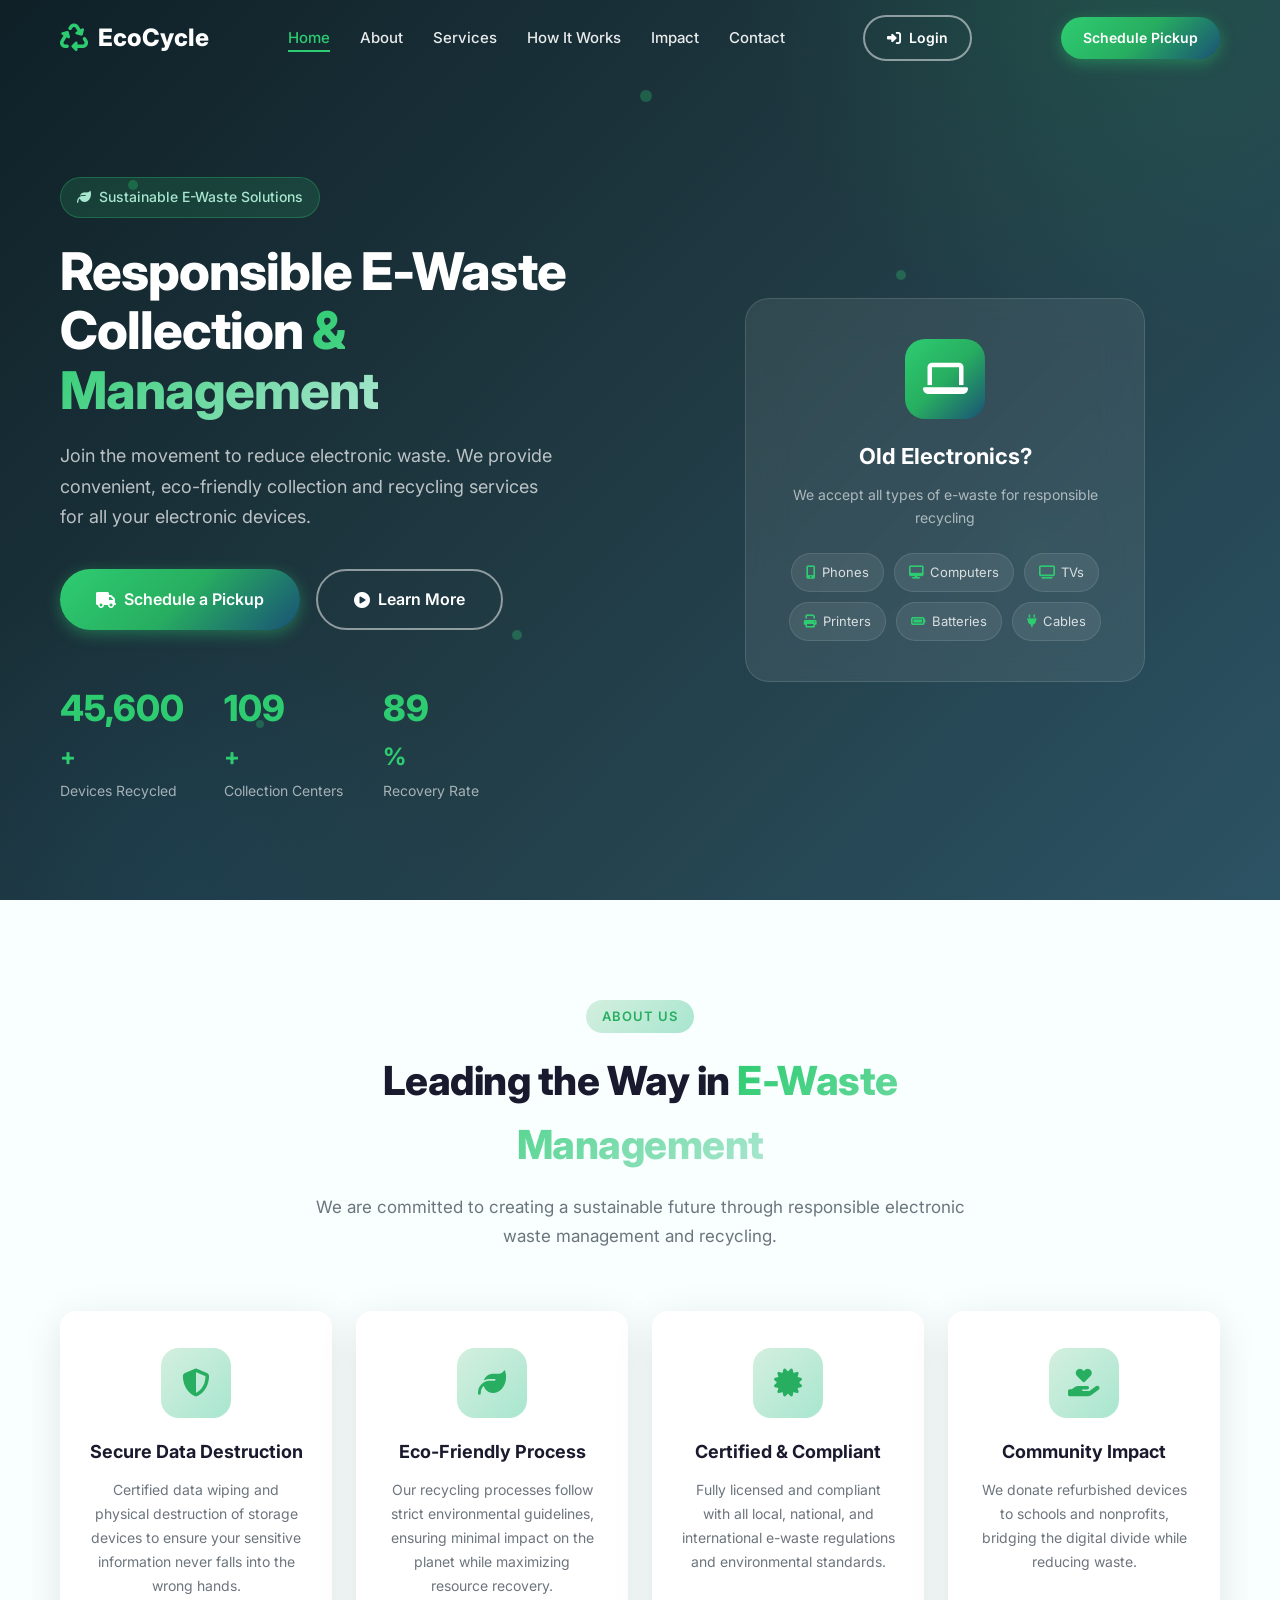
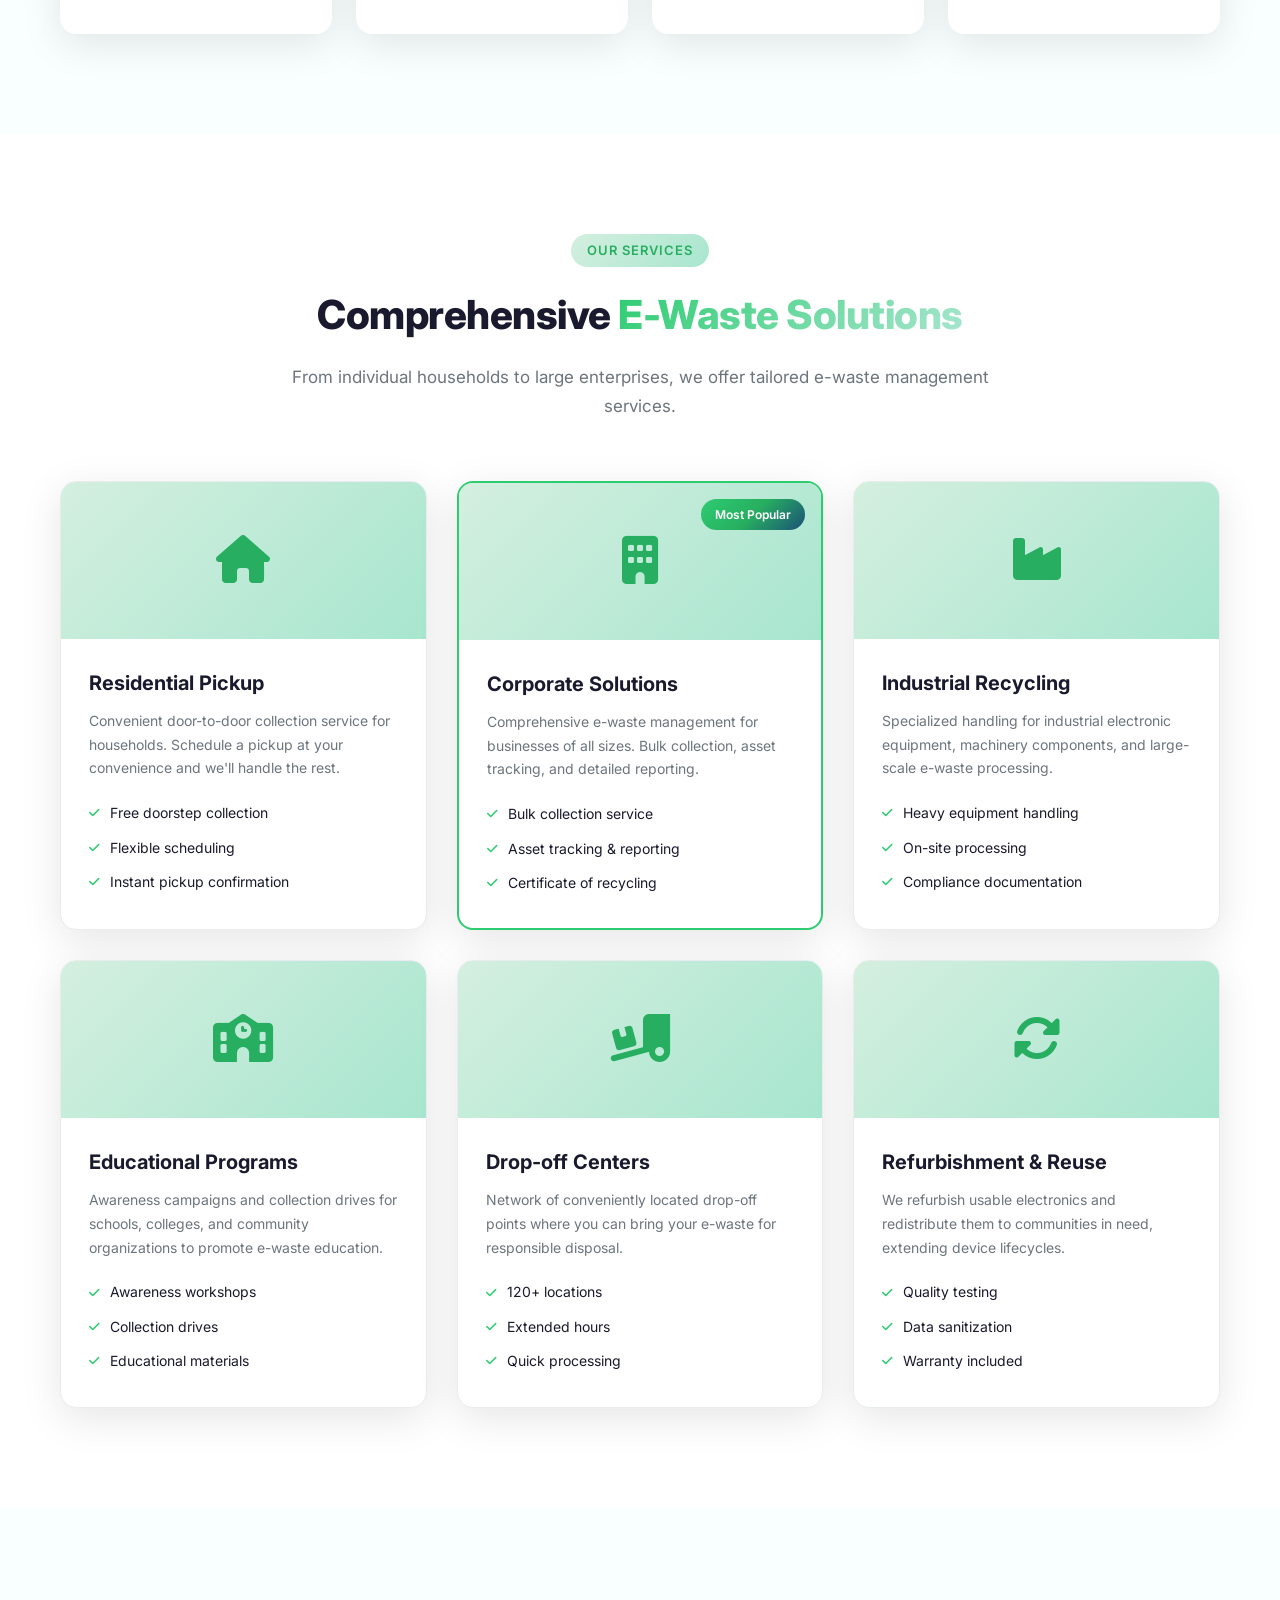
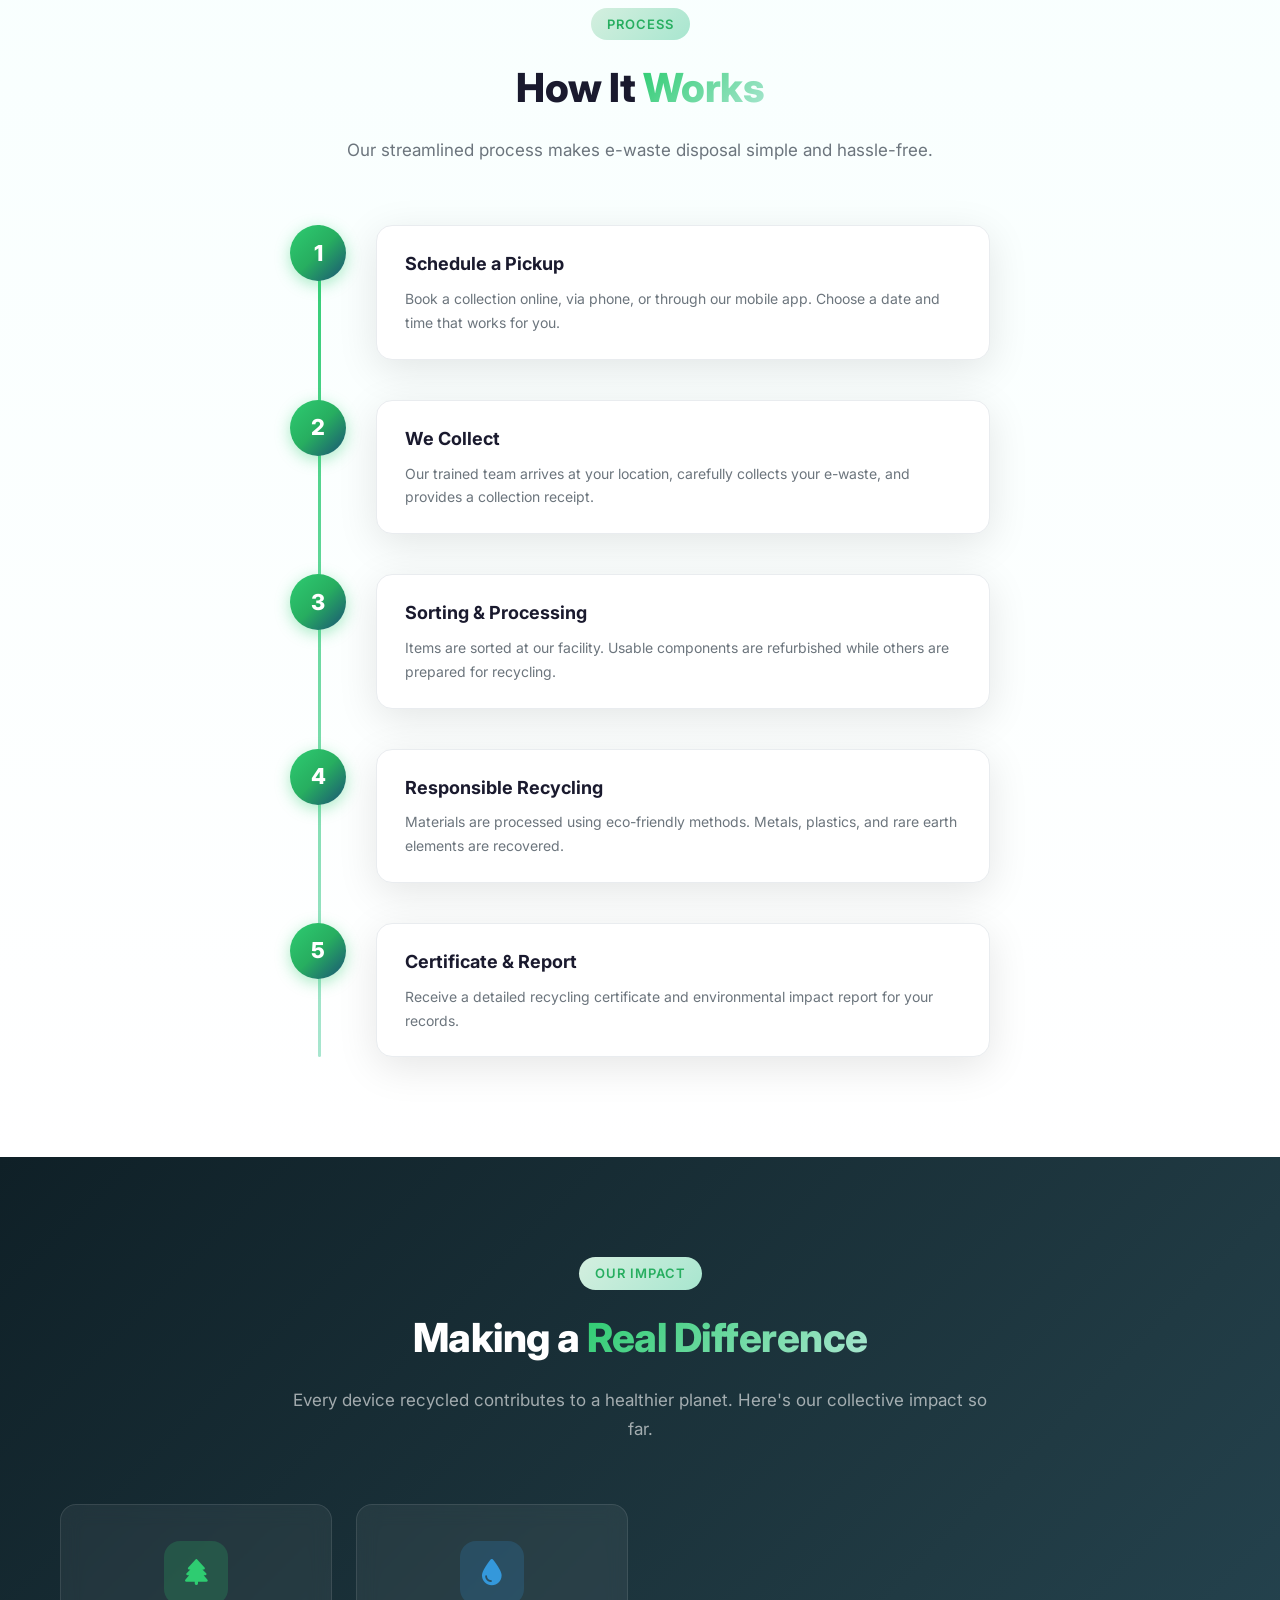
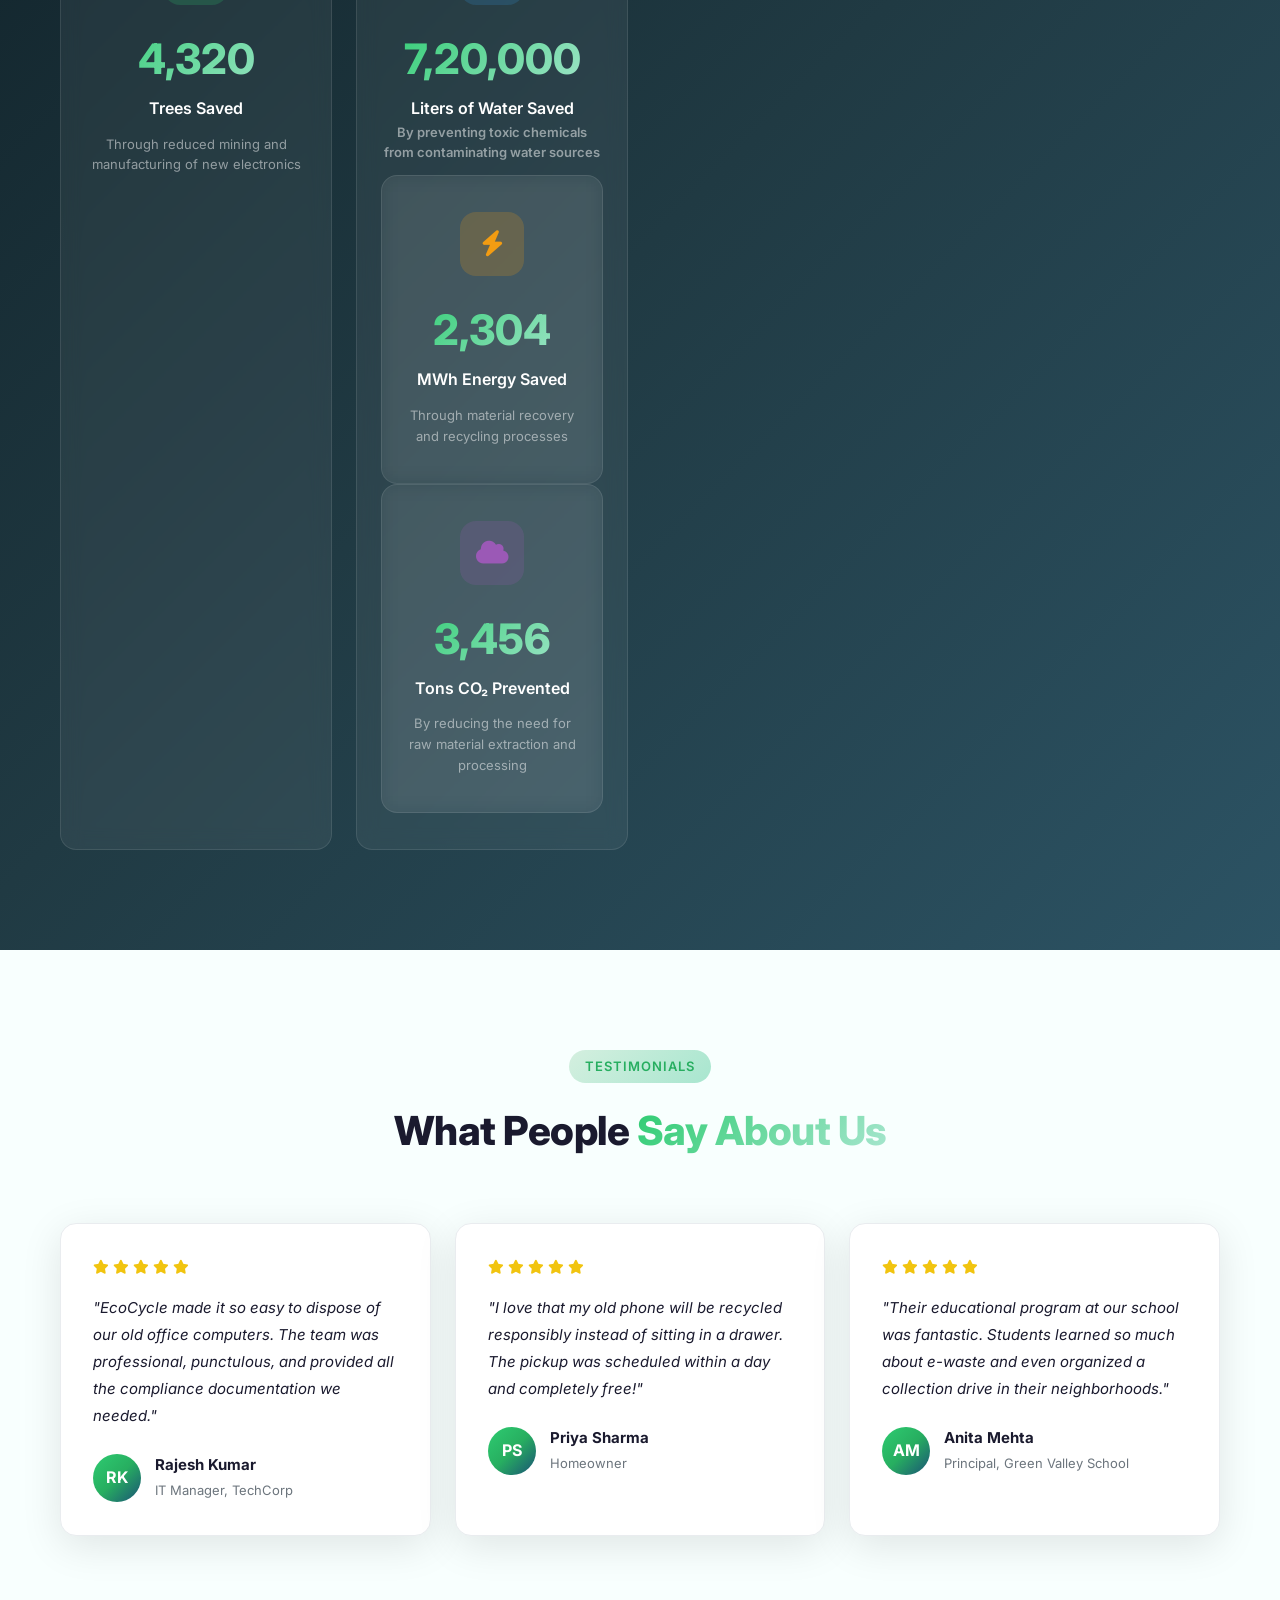
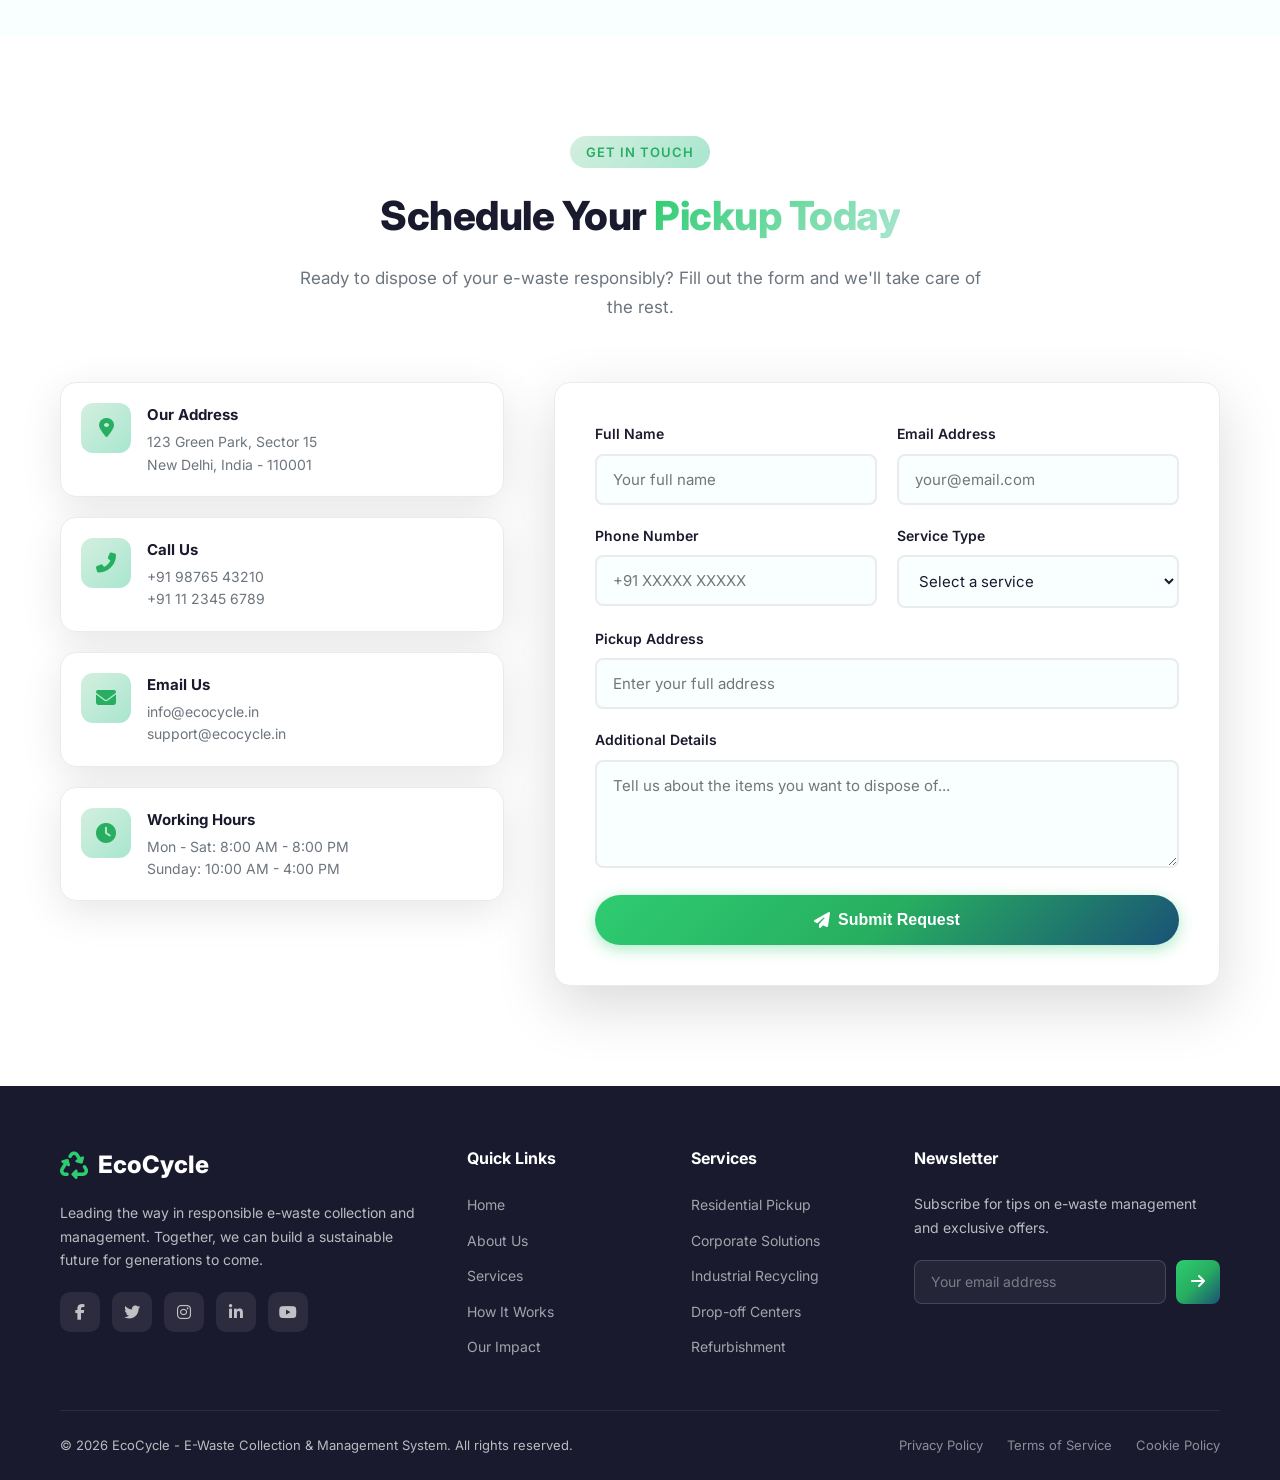
<file: index.html>
<!DOCTYPE html>
<html lang="en">
<head>
    <meta charset="UTF-8">
    <meta name="viewport" content="width=device-width, initial-scale=1.0">
    <title>E-Waste Collection & Management System</title>
    <link rel="stylesheet" href="styles.css">
    <link rel="stylesheet" href="https://cdnjs.cloudflare.com/ajax/libs/font-awesome/6.5.0/css/all.min.css">
    <link href="https://fonts.googleapis.com/css2?family=Inter:wght@300;400;500;600;700;800&display=swap" rel="stylesheet">
</head>
<body>
    <!-- Navigation -->
    <nav class="navbar" id="navbar">
        <div class="container">
            <a href="#" class="logo">
                <i class="fas fa-recycle"></i>
                <span>EcoCycle</span>
            </a>
            <ul class="nav-links" id="navLinks">
                <li><a href="#home" class="active">Home</a></li>
                <li><a href="#about">About</a></li>
                <li><a href="#services">Services</a></li>
                <li><a href="#how-it-works">How It Works</a></li>
                <li><a href="#impact">Impact</a></li>
                <li><a href="#contact">Contact</a></li>
            </ul>
            <a href="login.html" class="btn btn-outline nav-cta" style="margin-right:10px;"><i class="fas fa-sign-in-alt"></i> Login</a>
            <a href="#contact" class="btn btn-primary nav-cta">Schedule Pickup</a>
            <button class="hamburger" id="hamburger">
                <span></span>
                <span></span>
                <span></span>
            </button>
        </div>
    </nav>

    <!-- Hero Section -->
    <section class="hero" id="home">
        <div class="hero-bg">
            <div class="floating-particles">
                <span class="particle p1"></span>
                <span class="particle p2"></span>
                <span class="particle p3"></span>
                <span class="particle p4"></span>
                <span class="particle p5"></span>
                <span class="particle p6"></span>
            </div>
        </div>
        <div class="container">
            <div class="hero-content">
                <div class="hero-badge">
                    <i class="fas fa-leaf"></i>
                    Sustainable E-Waste Solutions
                </div>
                <h1>Responsible E-Waste Collection <span class="gradient-text">& Management</span></h1>
                <p class="hero-subtitle">Join the movement to reduce electronic waste. We provide convenient, eco-friendly collection and recycling services for all your electronic devices.</p>
                <div class="hero-actions">
                    <a href="#contact" class="btn btn-primary btn-lg">
                        <i class="fas fa-truck"></i> Schedule a Pickup
                    </a>
                    <a href="#how-it-works" class="btn btn-outline btn-lg">
                        <i class="fas fa-play-circle"></i> Learn More
                    </a>
                </div>
                <div class="hero-stats">
                    <div class="stat">
                        <span class="stat-number" data-target="50000">0</span><span class="stat-suffix">+</span>
                        <span class="stat-label">Devices Recycled</span>
                    </div>
                    <div class="stat">
                        <span class="stat-number" data-target="120">0</span><span class="stat-suffix">+</span>
                        <span class="stat-label">Collection Centers</span>
                    </div>
                    <div class="stat">
                        <span class="stat-number" data-target="98">0</span><span class="stat-suffix">%</span>
                        <span class="stat-label">Recovery Rate</span>
                    </div>
                </div>
            </div>
            <div class="hero-visual">
                <div class="hero-card">
                    <div class="card-icon">
                        <i class="fas fa-laptop"></i>
                    </div>
                    <h3>Old Electronics?</h3>
                    <p>We accept all types of e-waste for responsible recycling</p>
                    <div class="accepted-items">
                        <span><i class="fas fa-mobile-alt"></i> Phones</span>
                        <span><i class="fas fa-desktop"></i> Computers</span>
                        <span><i class="fas fa-tv"></i> TVs</span>
                        <span><i class="fas fa-print"></i> Printers</span>
                        <span><i class="fas fa-battery-full"></i> Batteries</span>
                        <span><i class="fas fa-plug"></i> Cables</span>
                    </div>
                </div>
            </div>
        </div>
    </section>

    <!-- About Section -->
    <section class="about section" id="about">
        <div class="container">
            <div class="section-header">
                <span class="section-tag">About Us</span>
                <h2>Leading the Way in <span class="gradient-text">E-Waste Management</span></h2>
                <p>We are committed to creating a sustainable future through responsible electronic waste management and recycling.</p>
            </div>
            <div class="about-grid">
                <div class="about-card">
                    <div class="about-icon">
                        <i class="fas fa-shield-alt"></i>
                    </div>
                    <h3>Secure Data Destruction</h3>
                    <p>Certified data wiping and physical destruction of storage devices to ensure your sensitive information never falls into the wrong hands.</p>
                </div>
                <div class="about-card">
                    <div class="about-icon">
                        <i class="fas fa-leaf"></i>
                    </div>
                    <h3>Eco-Friendly Process</h3>
                    <p>Our recycling processes follow strict environmental guidelines, ensuring minimal impact on the planet while maximizing resource recovery.</p>
                </div>
                <div class="about-card">
                    <div class="about-icon">
                        <i class="fas fa-certificate"></i>
                    </div>
                    <h3>Certified & Compliant</h3>
                    <p>Fully licensed and compliant with all local, national, and international e-waste regulations and environmental standards.</p>
                </div>
                <div class="about-card">
                    <div class="about-icon">
                        <i class="fas fa-hand-holding-heart"></i>
                    </div>
                    <h3>Community Impact</h3>
                    <p>We donate refurbished devices to schools and nonprofits, bridging the digital divide while reducing waste.</p>
                </div>
            </div>
        </div>
    </section>

    <!-- Services Section -->
    <section class="services section" id="services">
        <div class="container">
            <div class="section-header">
                <span class="section-tag">Our Services</span>
                <h2>Comprehensive <span class="gradient-text">E-Waste Solutions</span></h2>
                <p>From individual households to large enterprises, we offer tailored e-waste management services.</p>
            </div>
            <div class="services-grid">
                <div class="service-card">
                    <div class="service-image">
                        <i class="fas fa-home"></i>
                    </div>
                    <div class="service-content">
                        <h3>Residential Pickup</h3>
                        <p>Convenient door-to-door collection service for households. Schedule a pickup at your convenience and we'll handle the rest.</p>
                        <ul class="service-features">
                            <li><i class="fas fa-check"></i> Free doorstep collection</li>
                            <li><i class="fas fa-check"></i> Flexible scheduling</li>
                            <li><i class="fas fa-check"></i> Instant pickup confirmation</li>
                        </ul>
                    </div>
                </div>
                <div class="service-card featured">
                    <div class="service-badge">Most Popular</div>
                    <div class="service-image">
                        <i class="fas fa-building"></i>
                    </div>
                    <div class="service-content">
                        <h3>Corporate Solutions</h3>
                        <p>Comprehensive e-waste management for businesses of all sizes. Bulk collection, asset tracking, and detailed reporting.</p>
                        <ul class="service-features">
                            <li><i class="fas fa-check"></i> Bulk collection service</li>
                            <li><i class="fas fa-check"></i> Asset tracking & reporting</li>
                            <li><i class="fas fa-check"></i> Certificate of recycling</li>
                        </ul>
                    </div>
                </div>
                <div class="service-card">
                    <div class="service-image">
                        <i class="fas fa-industry"></i>
                    </div>
                    <div class="service-content">
                        <h3>Industrial Recycling</h3>
                        <p>Specialized handling for industrial electronic equipment, machinery components, and large-scale e-waste processing.</p>
                        <ul class="service-features">
                            <li><i class="fas fa-check"></i> Heavy equipment handling</li>
                            <li><i class="fas fa-check"></i> On-site processing</li>
                            <li><i class="fas fa-check"></i> Compliance documentation</li>
                        </ul>
                    </div>
                </div>
                <div class="service-card">
                    <div class="service-image">
                        <i class="fas fa-school"></i>
                    </div>
                    <div class="service-content">
                        <h3>Educational Programs</h3>
                        <p>Awareness campaigns and collection drives for schools, colleges, and community organizations to promote e-waste education.</p>
                        <ul class="service-features">
                            <li><i class="fas fa-check"></i> Awareness workshops</li>
                            <li><i class="fas fa-check"></i> Collection drives</li>
                            <li><i class="fas fa-check"></i> Educational materials</li>
                        </ul>
                    </div>
                </div>
                <div class="service-card">
                    <div class="service-image">
                        <i class="fas fa-truck-loading"></i>
                    </div>
                    <div class="service-content">
                        <h3>Drop-off Centers</h3>
                        <p>Network of conveniently located drop-off points where you can bring your e-waste for responsible disposal.</p>
                        <ul class="service-features">
                            <li><i class="fas fa-check"></i> 120+ locations</li>
                            <li><i class="fas fa-check"></i> Extended hours</li>
                            <li><i class="fas fa-check"></i> Quick processing</li>
                        </ul>
                    </div>
                </div>
                <div class="service-card">
                    <div class="service-image">
                        <i class="fas fa-sync-alt"></i>
                    </div>
                    <div class="service-content">
                        <h3>Refurbishment & Reuse</h3>
                        <p>We refurbish usable electronics and redistribute them to communities in need, extending device lifecycles.</p>
                        <ul class="service-features">
                            <li><i class="fas fa-check"></i> Quality testing</li>
                            <li><i class="fas fa-check"></i> Data sanitization</li>
                            <li><i class="fas fa-check"></i> Warranty included</li>
                        </ul>
                    </div>
                </div>
            </div>
        </div>
    </section>

    <!-- How It Works Section -->
    <section class="how-it-works section" id="how-it-works">
        <div class="container">
            <div class="section-header">
                <span class="section-tag">Process</span>
                <h2>How It <span class="gradient-text">Works</span></h2>
                <p>Our streamlined process makes e-waste disposal simple and hassle-free.</p>
            </div>
            <div class="steps-container">
                <div class="step-line"></div>
                <div class="step">
                    <div class="step-number">1</div>
                    <div class="step-content">
                        <h3>Schedule a Pickup</h3>
                        <p>Book a collection online, via phone, or through our mobile app. Choose a date and time that works for you.</p>
                    </div>
                </div>
                <div class="step">
                    <div class="step-number">2</div>
                    <div class="step-content">
                        <h3>We Collect</h3>
                        <p>Our trained team arrives at your location, carefully collects your e-waste, and provides a collection receipt.</p>
                    </div>
                </div>
                <div class="step">
                    <div class="step-number">3</div>
                    <div class="step-content">
                        <h3>Sorting & Processing</h3>
                        <p>Items are sorted at our facility. Usable components are refurbished while others are prepared for recycling.</p>
                    </div>
                </div>
                <div class="step">
                    <div class="step-number">4</div>
                    <div class="step-content">
                        <h3>Responsible Recycling</h3>
                        <p>Materials are processed using eco-friendly methods. Metals, plastics, and rare earth elements are recovered.</p>
                    </div>
                </div>
                <div class="step">
                    <div class="step-number">5</div>
                    <div class="step-content">
                        <h3>Certificate & Report</h3>
                        <p>Receive a detailed recycling certificate and environmental impact report for your records.</p>
                    </div>
                </div>
            </div>
        </div>
    </section>

    <!-- Impact Section -->
    <section class="impact section" id="impact">
        <div class="container">
            <div class="section-header">
                <span class="section-tag">Our Impact</span>
                <h2>Making a <span class="gradient-text">Real Difference</span></h2>
                <p>Every device recycled contributes to a healthier planet. Here's our collective impact so far.</p>
            </div>
            <div class="impact-grid">
                <div class="impact-card">
                    <div class="impact-icon green">
                        <i class="fas fa-tree"></i>
                    </div>
                    <div class="impact-number" data-target="15000">0</div>
                    <div class="impact-label">Trees Saved</div>
                    <p>Through reduced mining and manufacturing of new electronics</p>
                </div>
                <div class="impact-card">
                    <div class="impact-icon blue">
                        <i class="fas fa-tint"></i>
                    </div>
                    <div class="impact-number" data-target="2500000">0</div>
                    <div class="impact-label">Liters of Water Saved</p>
                    <p>By preventing toxic chemicals from contaminating water sources</p>
                </div>
                <div class="impact-card">
                    <div class="impact-icon orange">
                        <i class="fas fa-bolt"></i>
                    </div>
                    <div class="impact-number" data-target="8000">0</div>
                    <div class="impact-label">MWh Energy Saved</div>
                    <p>Through material recovery and recycling processes</p>
                </div>
                <div class="impact-card">
                    <div class="impact-icon purple">
                        <i class="fas fa-cloud"></i>
                    </div>
                    <div class="impact-number" data-target="12000">0</div>
                    <div class="impact-label">Tons CO₂ Prevented</div>
                    <p>By reducing the need for raw material extraction and processing</p>
                </div>
            </div>
        </div>
    </section>

    <!-- Testimonials Section -->
    <section class="testimonials section" id="testimonials">
        <div class="container">
            <div class="section-header">
                <span class="section-tag">Testimonials</span>
                <h2>What People <span class="gradient-text">Say About Us</span></h2>
            </div>
            <div class="testimonials-slider">
                <div class="testimonial-card">
                    <div class="testimonial-stars">
                        <i class="fas fa-star"></i>
                        <i class="fas fa-star"></i>
                        <i class="fas fa-star"></i>
                        <i class="fas fa-star"></i>
                        <i class="fas fa-star"></i>
                    </div>
                    <p class="testimonial-text">"EcoCycle made it so easy to dispose of our old office computers. The team was professional, punctulous, and provided all the compliance documentation we needed."</p>
                    <div class="testimonial-author">
                        <div class="author-avatar">RK</div>
                        <div class="author-info">
                            <strong>Rajesh Kumar</strong>
                            <span>IT Manager, TechCorp</span>
                        </div>
                    </div>
                </div>
                <div class="testimonial-card">
                    <div class="testimonial-stars">
                        <i class="fas fa-star"></i>
                        <i class="fas fa-star"></i>
                        <i class="fas fa-star"></i>
                        <i class="fas fa-star"></i>
                        <i class="fas fa-star"></i>
                    </div>
                    <p class="testimonial-text">"I love that my old phone will be recycled responsibly instead of sitting in a drawer. The pickup was scheduled within a day and completely free!"</p>
                    <div class="testimonial-author">
                        <div class="author-avatar">PS</div>
                        <div class="author-info">
                            <strong>Priya Sharma</strong>
                            <span>Homeowner</span>
                        </div>
                    </div>
                </div>
                <div class="testimonial-card">
                    <div class="testimonial-stars">
                        <i class="fas fa-star"></i>
                        <i class="fas fa-star"></i>
                        <i class="fas fa-star"></i>
                        <i class="fas fa-star"></i>
                        <i class="fas fa-star"></i>
                    </div>
                    <p class="testimonial-text">"Their educational program at our school was fantastic. Students learned so much about e-waste and even organized a collection drive in their neighborhoods."</p>
                    <div class="testimonial-author">
                        <div class="author-avatar">AM</div>
                        <div class="author-info">
                            <strong>Anita Mehta</strong>
                            <span>Principal, Green Valley School</span>
                        </div>
                    </div>
                </div>
            </div>
        </div>
    </section>

    <!-- Contact Section -->
    <section class="contact section" id="contact">
        <div class="container">
            <div class="section-header">
                <span class="section-tag">Get In Touch</span>
                <h2>Schedule Your <span class="gradient-text">Pickup Today</span></h2>
                <p>Ready to dispose of your e-waste responsibly? Fill out the form and we'll take care of the rest.</p>
            </div>
            <div class="contact-grid">
                <div class="contact-info">
                    <div class="contact-info-card">
                        <div class="contact-icon">
                            <i class="fas fa-map-marker-alt"></i>
                        </div>
                        <div>
                            <h4>Our Address</h4>
                            <p>123 Green Park, Sector 15<br>New Delhi, India - 110001</p>
                        </div>
                    </div>
                    <div class="contact-info-card">
                        <div class="contact-icon">
                            <i class="fas fa-phone-alt"></i>
                        </div>
                        <div>
                            <h4>Call Us</h4>
                            <p>+91 98765 43210<br>+91 11 2345 6789</p>
                        </div>
                    </div>
                    <div class="contact-info-card">
                        <div class="contact-icon">
                            <i class="fas fa-envelope"></i>
                        </div>
                        <div>
                            <h4>Email Us</h4>
                            <p>info@ecocycle.in<br>support@ecocycle.in</p>
                        </div>
                    </div>
                    <div class="contact-info-card">
                        <div class="contact-icon">
                            <i class="fas fa-clock"></i>
                        </div>
                        <div>
                            <h4>Working Hours</h4>
                            <p>Mon - Sat: 8:00 AM - 8:00 PM<br>Sunday: 10:00 AM - 4:00 PM</p>
                        </div>
                    </div>
                </div>
                <div class="contact-form-wrapper">
                    <form class="contact-form" id="contactForm">
                        <div class="form-row">
                            <div class="form-group">
                                <label for="name">Full Name</label>
                                <input type="text" id="name" name="name" placeholder="Your full name" required>
                            </div>
                            <div class="form-group">
                                <label for="email">Email Address</label>
                                <input type="email" id="email" name="email" placeholder="your@email.com" required>
                            </div>
                        </div>
                        <div class="form-row">
                            <div class="form-group">
                                <label for="phone">Phone Number</label>
                                <input type="tel" id="phone" name="phone" placeholder="+91 XXXXX XXXXX" required>
                            </div>
                            <div class="form-group">
                                <label for="service">Service Type</label>
                                <select id="service" name="service" required>
                                    <option value="">Select a service</option>
                                    <option value="residential">Residential Pickup</option>
                                    <option value="corporate">Corporate Solutions</option>
                                    <option value="industrial">Industrial Recycling</option>
                                    <option value="dropoff">Drop-off Center</option>
                                    <option value="other">Other</option>
                                </select>
                            </div>
                        </div>
                        <div class="form-group">
                            <label for="address">Pickup Address</label>
                            <input type="text" id="address" name="address" placeholder="Enter your full address" required>
                        </div>
                        <div class="form-group">
                            <label for="message">Additional Details</label>
                            <textarea id="message" name="message" rows="4" placeholder="Tell us about the items you want to dispose of..."></textarea>
                        </div>
                        <button type="submit" class="btn btn-primary btn-lg btn-full">
                            <i class="fas fa-paper-plane"></i> Submit Request
                        </button>
                    </form>
                </div>
            </div>
        </div>
    </section>

    <!-- Footer -->
    <footer class="footer">
        <div class="container">
            <div class="footer-grid">
                <div class="footer-col">
                    <a href="#" class="logo footer-logo">
                        <i class="fas fa-recycle"></i>
                        <span>EcoCycle</span>
                    </a>
                    <p>Leading the way in responsible e-waste collection and management. Together, we can build a sustainable future for generations to come.</p>
                    <div class="social-links">
                        <a href="#"><i class="fab fa-facebook-f"></i></a>
                        <a href="#"><i class="fab fa-twitter"></i></a>
                        <a href="#"><i class="fab fa-instagram"></i></a>
                        <a href="#"><i class="fab fa-linkedin-in"></i></a>
                        <a href="#"><i class="fab fa-youtube"></i></a>
                    </div>
                </div>
                <div class="footer-col">
                    <h4>Quick Links</h4>
                    <ul>
                        <li><a href="#home">Home</a></li>
                        <li><a href="#about">About Us</a></li>
                        <li><a href="#services">Services</a></li>
                        <li><a href="#how-it-works">How It Works</a></li>
                        <li><a href="#impact">Our Impact</a></li>
                    </ul>
                </div>
                <div class="footer-col">
                    <h4>Services</h4>
                    <ul>
                        <li><a href="#">Residential Pickup</a></li>
                        <li><a href="#">Corporate Solutions</a></li>
                        <li><a href="#">Industrial Recycling</a></li>
                        <li><a href="#">Drop-off Centers</a></li>
                        <li><a href="#">Refurbishment</a></li>
                    </ul>
                </div>
                <div class="footer-col">
                    <h4>Newsletter</h4>
                    <p>Subscribe for tips on e-waste management and exclusive offers.</p>
                    <form class="newsletter-form" id="newsletterForm">
                        <input type="email" placeholder="Your email address" required>
                        <button type="submit"><i class="fas fa-arrow-right"></i></button>
                    </form>
                </div>
            </div>
            <div class="footer-bottom">
                <p>&copy; 2026 EcoCycle - E-Waste Collection & Management System. All rights reserved.</p>
                <div class="footer-bottom-links">
                    <a href="#">Privacy Policy</a>
                    <a href="#">Terms of Service</a>
                    <a href="#">Cookie Policy</a>
                </div>
            </div>
        </div>
    </footer>

    <!-- Back to Top Button -->
    <button class="back-to-top" id="backToTop">
        <i class="fas fa-arrow-up"></i>
    </button>

    <script src="script.js"></script>
</body>
</html>
</file>
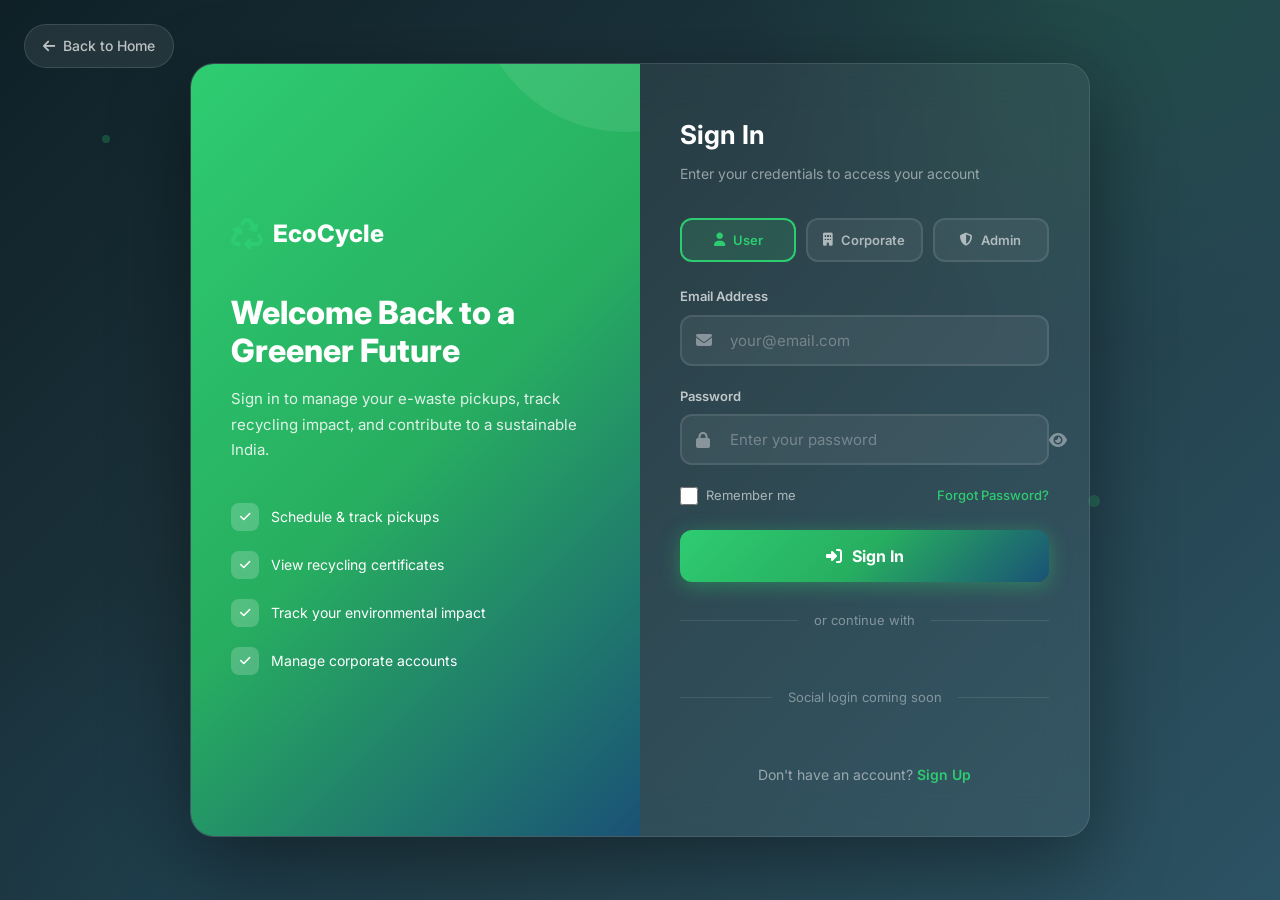
<file: login.html>
<!DOCTYPE html>
<html lang="en">
<head>
    <meta charset="UTF-8">
    <meta name="viewport" content="width=device-width, initial-scale=1.0">
    <title>Login - EcoCycle | E-Waste Collection & Management</title>
    <link rel="stylesheet" href="styles.css">
    <link rel="stylesheet" href="https://cdnjs.cloudflare.com/ajax/libs/font-awesome/6.5.0/css/all.min.css">
    <link href="https://fonts.googleapis.com/css2?family=Inter:wght@300;400;500;600;700;800&display=swap" rel="stylesheet">
    <style>
        /* Login Page Specific Styles */
        .login-page {
            min-height: 100vh;
            display: flex;
            align-items: center;
            justify-content: center;
            background: linear-gradient(135deg, #0f2027 0%, #203a43 50%, #2c5364 100%);
            padding: 20px;
            position: relative;
            overflow: hidden;
        }

        .login-page::before {
            content: '';
            position: absolute;
            top: -50%;
            right: -20%;
            width: 800px;
            height: 800px;
            background: radial-gradient(circle, rgba(46, 204, 113, 0.12) 0%, transparent 70%);
            border-radius: 50%;
        }

        .login-page::after {
            content: '';
            position: absolute;
            bottom: -30%;
            left: -10%;
            width: 600px;
            height: 600px;
            background: radial-gradient(circle, rgba(26, 82, 118, 0.18) 0%, transparent 70%);
            border-radius: 50%;
        }

        .login-particles .particle {
            position: absolute;
            width: 8px;
            height: 8px;
            background: var(--primary);
            border-radius: 50%;
            opacity: 0.25;
            animation: float 6s ease-in-out infinite;
        }

        .login-particles .p1 { top: 15%; left: 8%; animation-delay: 0s; }
        .login-particles .p2 { top: 55%; left: 85%; animation-delay: 1s; width: 12px; height: 12px; }
        .login-particles .p3 { top: 25%; left: 75%; animation-delay: 2s; }
        .login-particles .p4 { top: 75%; left: 15%; animation-delay: 3s; width: 6px; height: 6px; }
        .login-particles .p5 { top: 8%; left: 45%; animation-delay: 4s; width: 10px; height: 10px; }
        .login-particles .p6 { top: 65%; left: 35%; animation-delay: 5s; }

        .login-container {
            position: relative;
            z-index: 1;
            width: 100%;
            max-width: 900px;
            display: grid;
            grid-template-columns: 1fr 1fr;
            background: rgba(255, 255, 255, 0.06);
            backdrop-filter: blur(20px);
            border: 1px solid rgba(255, 255, 255, 0.1);
            border-radius: 24px;
            overflow: hidden;
            box-shadow: 0 25px 80px rgba(0, 0, 0, 0.4);
        }

        .login-left {
            background: var(--gradient);
            padding: 50px 40px;
            display: flex;
            flex-direction: column;
            justify-content: center;
            color: var(--white);
            position: relative;
            overflow: hidden;
        }

        .login-left::before {
            content: '';
            position: absolute;
            top: -30%;
            right: -30%;
            width: 300px;
            height: 300px;
            background: rgba(255, 255, 255, 0.08);
            border-radius: 50%;
        }

        .login-left .logo {
            display: flex;
            align-items: center;
            gap: 10px;
            font-size: 24px;
            font-weight: 800;
            margin-bottom: 40px;
            position: relative;
        }

        .login-left .logo i {
            font-size: 32px;
        }

        .login-left h2 {
            font-size: 32px;
            font-weight: 800;
            margin-bottom: 16px;
            line-height: 1.2;
            position: relative;
        }

        .login-left p {
            font-size: 15px;
            opacity: 0.85;
            line-height: 1.7;
            margin-bottom: 30px;
            position: relative;
        }

        .login-features {
            list-style: none;
            position: relative;
        }

        .login-features li {
            display: flex;
            align-items: center;
            gap: 12px;
            padding: 10px 0;
            font-size: 14px;
        }

        .login-features li i {
            width: 28px;
            height: 28px;
            background: rgba(255, 255, 255, 0.2);
            border-radius: 8px;
            display: flex;
            align-items: center;
            justify-content: center;
            font-size: 12px;
        }

        .login-right {
            padding: 50px 40px;
            display: flex;
            flex-direction: column;
            justify-content: center;
        }

        .login-right h3 {
            color: var(--white);
            font-size: 26px;
            font-weight: 700;
            margin-bottom: 8px;
        }

        .login-right .subtitle {
            color: rgba(255, 255, 255, 0.5);
            font-size: 14px;
            margin-bottom: 32px;
        }

        .login-form .form-group {
            margin-bottom: 20px;
        }

        .login-form .form-group label {
            display: block;
            color: rgba(255, 255, 255, 0.7);
            font-size: 13px;
            font-weight: 600;
            margin-bottom: 8px;
        }

        .input-wrapper {
            position: relative;
        }

        .input-wrapper i {
            position: absolute;
            left: 16px;
            top: 50%;
            transform: translateY(-50%);
            color: rgba(255, 255, 255, 0.4);
            font-size: 16px;
            transition: var(--transition);
        }

        .input-wrapper input {
            width: 100%;
            padding: 14px 16px 14px 48px;
            background: rgba(255, 255, 255, 0.06);
            border: 2px solid rgba(255, 255, 255, 0.1);
            border-radius: 12px;
            color: var(--white);
            font-size: 15px;
            font-family: inherit;
            transition: var(--transition);
        }

        .input-wrapper input::placeholder {
            color: rgba(255, 255, 255, 0.3);
        }

        .input-wrapper input:focus {
            outline: none;
            border-color: var(--primary);
            background: rgba(255, 255, 255, 0.08);
            box-shadow: 0 0 0 4px rgba(46, 204, 113, 0.15);
        }

        .input-wrapper input:focus + i,
        .input-wrapper input:focus ~ i {
            color: var(--primary);
        }

        .toggle-password {
            position: absolute;
            right: 16px;
            top: 50%;
            transform: translateY(-50%);
            background: none;
            border: none;
            color: rgba(255, 255, 255, 0.4);
            cursor: pointer;
            font-size: 16px;
            transition: var(--transition);
        }

        .toggle-password:hover {
            color: var(--primary);
        }

        .form-options {
            display: flex;
            justify-content: space-between;
            align-items: center;
            margin-bottom: 24px;
        }

        .remember-me {
            display: flex;
            align-items: center;
            gap: 8px;
            cursor: pointer;
        }

        .remember-me input[type="checkbox"] {
            width: 18px;
            height: 18px;
            accent-color: var(--primary);
            cursor: pointer;
        }

        .remember-me span {
            color: rgba(255, 255, 255, 0.6);
            font-size: 13px;
        }

        .forgot-password {
            color: var(--primary);
            text-decoration: none;
            font-size: 13px;
            font-weight: 500;
            transition: var(--transition);
        }

        .forgot-password:hover {
            text-decoration: underline;
        }

        .btn-login {
            width: 100%;
            padding: 16px;
            background: var(--gradient);
            color: var(--white);
            border: none;
            border-radius: 12px;
            font-size: 16px;
            font-weight: 700;
            cursor: pointer;
            transition: var(--transition);
            display: flex;
            align-items: center;
            justify-content: center;
            gap: 10px;
            box-shadow: 0 4px 20px rgba(46, 204, 113, 0.4);
            font-family: inherit;
        }

        .btn-login:hover {
            transform: translateY(-2px);
            box-shadow: 0 8px 30px rgba(46, 204, 113, 0.5);
        }

        .btn-login:active {
            transform: translateY(0);
        }

        .divider {
            display: flex;
            align-items: center;
            gap: 16px;
            margin: 28px 0;
        }

        .divider::before,
        .divider::after {
            content: '';
            flex: 1;
            height: 1px;
            background: rgba(255, 255, 255, 0.1);
        }

        .divider span {
            color: rgba(255, 255, 255, 0.4);
            font-size: 13px;
        }

        .social-login {
            display: flex;
            gap: 12px;
        }

        .social-btn {
            flex: 1;
            padding: 12px;
            background: rgba(255, 255, 255, 0.06);
            border: 1px solid rgba(255, 255, 255, 0.1);
            border-radius: 12px;
            color: var(--white);
            font-size: 18px;
            cursor: pointer;
            transition: var(--transition);
            display: flex;
            align-items: center;
            justify-content: center;
        }

        .social-btn:hover {
            background: rgba(255, 255, 255, 0.12);
            border-color: rgba(255, 255, 255, 0.2);
            transform: translateY(-2px);
        }

        .social-btn.google:hover { border-color: #ea4335; color: #ea4335; }
        .social-btn.facebook:hover { border-color: #1877f2; color: #1877f2; }
        .social-btn.apple:hover { border-color: #fff; }

        .signup-link {
            text-align: center;
            margin-top: 28px;
            color: rgba(255, 255, 255, 0.5);
            font-size: 14px;
        }

        .signup-link a {
            color: var(--primary);
            text-decoration: none;
            font-weight: 600;
            transition: var(--transition);
        }

        .signup-link a:hover {
            text-decoration: underline;
        }

        .back-home {
            position: absolute;
            top: 24px;
            left: 24px;
            z-index: 10;
            display: flex;
            align-items: center;
            gap: 8px;
            color: rgba(255, 255, 255, 0.7);
            text-decoration: none;
            font-size: 14px;
            font-weight: 500;
            padding: 10px 18px;
            background: rgba(255, 255, 255, 0.08);
            border: 1px solid rgba(255, 255, 255, 0.12);
            border-radius: 50px;
            transition: var(--transition);
        }

        .back-home:hover {
            background: rgba(255, 255, 255, 0.15);
            color: var(--white);
        }

        /* Role Selector */
        .role-selector {
            display: flex;
            gap: 10px;
            margin-bottom: 24px;
        }

        .role-btn {
            flex: 1;
            padding: 12px;
            background: rgba(255, 255, 255, 0.06);
            border: 2px solid rgba(255, 255, 255, 0.1);
            border-radius: 12px;
            color: rgba(255, 255, 255, 0.6);
            font-size: 13px;
            font-weight: 600;
            cursor: pointer;
            transition: var(--transition);
            font-family: inherit;
            display: flex;
            align-items: center;
            justify-content: center;
            gap: 8px;
        }

        .role-btn:hover {
            border-color: rgba(46, 204, 113, 0.4);
            color: var(--white);
        }

        .role-btn.active {
            background: rgba(46, 204, 113, 0.15);
            border-color: var(--primary);
            color: var(--primary);
        }

        /* Responsive */
        @media (max-width: 768px) {
            .login-container {
                grid-template-columns: 1fr;
                max-width: 420px;
            }

            .login-left {
                display: none;
            }

            .login-right {
                padding: 40px 28px;
            }

            .social-login {
                flex-direction: column;
            }
        }

        /* Loading spinner */
        .btn-login.loading {
            pointer-events: none;
            opacity: 0.8;
        }

        .btn-login.loading i {
            animation: spin 1s linear infinite;
        }

        @keyframes spin {
            from { transform: rotate(0deg); }
            to { transform: rotate(360deg); }
        }

        /* Shake animation for errors */
        .shake {
            animation: shake 0.5s ease;
        }

        @keyframes shake {
            0%, 100% { transform: translateX(0); }
            20%, 60% { transform: translateX(-8px); }
            40%, 80% { transform: translateX(8px); }
        }
    </style>
</head>
<body>
    <div class="login-page">
        <!-- Floating Particles -->
        <div class="login-particles">
            <span class="particle p1"></span>
            <span class="particle p2"></span>
            <span class="particle p3"></span>
            <span class="particle p4"></span>
            <span class="particle p5"></span>
            <span class="particle p6"></span>
        </div>

        <!-- Back to Home -->
        <a href="index.html" class="back-home">
            <i class="fas fa-arrow-left"></i> Back to Home
        </a>

        <div class="login-container">
            <!-- Left Panel -->
            <div class="login-left">
                <div class="logo">
                    <i class="fas fa-recycle"></i>
                    <span>EcoCycle</span>
                </div>
                <h2>Welcome Back to a Greener Future</h2>
                <p>Sign in to manage your e-waste pickups, track recycling impact, and contribute to a sustainable India.</p>
                <ul class="login-features">
                    <li><i class="fas fa-check"></i> Schedule & track pickups</li>
                    <li><i class="fas fa-check"></i> View recycling certificates</li>
                    <li><i class="fas fa-check"></i> Track your environmental impact</li>
                    <li><i class="fas fa-check"></i> Manage corporate accounts</li>
                </ul>
            </div>

            <!-- Right Panel - Login Form -->
            <div class="login-right">
                <h3>Sign In</h3>
                <p class="subtitle">Enter your credentials to access your account</p>

                <!-- Role Selector -->
                <div class="role-selector">
                    <button type="button" class="role-btn active" data-role="user">
                        <i class="fas fa-user"></i> User
                    </button>
                    <button type="button" class="role-btn" data-role="corporate">
                        <i class="fas fa-building"></i> Corporate
                    </button>
                    <button type="button" class="role-btn" data-role="admin">
                        <i class="fas fa-shield-alt"></i> Admin
                    </button>
                </div>

                <form class="login-form" id="loginForm">
                    <div class="form-group">
                        <label for="email">Email Address</label>
                        <div class="input-wrapper">
                            <input type="email" id="email" name="email" placeholder="your@email.com" required>
                            <i class="fas fa-envelope"></i>
                        </div>
                    </div>

                    <div class="form-group">
                        <label for="password">Password</label>
                        <div class="input-wrapper">
                            <input type="password" id="password" name="password" placeholder="Enter your password" required>
                            <i class="fas fa-lock"></i>
                            <button type="button" class="toggle-password" id="togglePassword">
                                <i class="fas fa-eye"></i>
                            </button>
                        </div>
                    </div>

                    <div class="form-options">
                        <label class="remember-me">
                            <input type="checkbox" name="remember">
                            <span>Remember me</span>
                        </label>
                        <a href="#" class="forgot-password">Forgot Password?</a>
                    </div>

                    <button type="submit" class="btn-login" id="loginBtn">
                        <i class="fas fa-sign-in-alt"></i> Sign In
                    </button>
                </form>

                <div class="divider">
                    <span>or continue with</span>
                </div>
                <div class="divider">
                   <span>Social login coming soon</span>
              </div>
               
                <p class="signup-link">
                    Don't have an account? <a href="#">Sign Up</a>
                </p>
            </div>
        </div>
    </div>

    <script>
        // Toggle Password Visibility
        const togglePassword = document.getElementById('togglePassword');
        const passwordInput = document.getElementById('password');

        togglePassword.addEventListener('click', function() {
            const type = passwordInput.getAttribute('type') === 'password' ? 'text' : 'password';
            passwordInput.setAttribute('type', type);
            this.querySelector('i').classList.toggle('fa-eye');
            this.querySelector('i').classList.toggle('fa-eye-slash');
        });

        // Role Selector
        const roleBtns = document.querySelectorAll('.role-btn');
        roleBtns.forEach(btn => {
            btn.addEventListener('click', function() {
                roleBtns.forEach(b => b.classList.remove('active'));
                this.classList.add('active');
            });
        });

        // Form Submission
        const loginForm = document.getElementById('loginForm');
        const loginBtn = document.getElementById('loginBtn');

        loginForm.addEventListener('submit', function(e) {
            e.preventDefault();

            // Show loading state
            loginBtn.classList.add('loading');
            loginBtn.innerHTML = '<i class="fas fa-spinner"></i> Signing In...';

            // Simulate login
            setTimeout(function() {
                loginBtn.classList.remove('loading');
                loginBtn.innerHTML = '<i class="fas fa-check"></i> Login Successful!';
                loginBtn.style.background = '#27ae60';

                setTimeout(function() {
                    loginBtn.innerHTML = '<i class="fas fa-sign-in-alt"></i> Sign In';
                    loginBtn.style.background = '';
                    loginForm.reset();
                }, 2000);
            }, 2000);
        });

        // Social Login Buttons
        document.querySelectorAll('.social-btn').forEach(btn => {
            btn.addEventListener('click', function() {
                const originalContent = this.innerHTML;
                this.innerHTML = '<i class="fas fa-spinner fa-spin"></i>';
                setTimeout(() => {
                    this.innerHTML = originalContent;
                }, 1500);
            });
        });

        // Input focus effects
        document.querySelectorAll('.input-wrapper input').forEach(input => {
            input.addEventListener('focus', function() {
                this.parentElement.style.transform = 'scale(1.02)';
            });
            input.addEventListener('blur', function() {
                this.parentElement.style.transform = '';
            });
        });
    </script>
</body>
</html>
</file>
<file: styles.css>
/* ============================================
   EcoCycle - E-Waste Collection & Management
   ============================================ */

:root {
    --primary: #2ecc71;
    --primary-dark: #27ae60;
    --primary-light: #a8e6cf;
    --secondary: #1a5276;
    --accent: #f39c12;
    --dark: #1a1a2e;
    --dark-light: #16213e;
    --gray: #6c757d;
    --gray-light: #e9ecef;
    --white: #ffffff;
    --gradient: linear-gradient(135deg, #2ecc71 0%, #27ae60 50%, #1a5276 100%);
    --gradient-soft: linear-gradient(135deg, #d4efdf 0%, #a8e6cf 100%);
    --shadow: 0 10px 40px rgba(0, 0, 0, 0.1);
    --shadow-lg: 0 20px 60px rgba(0, 0, 0, 0.15);
    --radius: 16px;
    --radius-sm: 8px;
    --transition: all 0.3s ease;
}

* {
    margin: 0;
    padding: 0;
    box-sizing: border-box;
}

html {
    scroll-behavior: smooth;
}

body {
    font-family: 'Inter', -apple-system, BlinkMacSystemFont, sans-serif;
    color: var(--dark);
    line-height: 1.6;
    overflow-x: hidden;
    background: var(--white);
}

.container {
    max-width: 1200px;
    margin: 0 auto;
    padding: 0 20px;
}

.section {
    padding: 100px 0;
}

/* ============ Buttons ============ */
.btn {
    display: inline-flex;
    align-items: center;
    gap: 8px;
    padding: 12px 28px;
    border-radius: 50px;
    font-weight: 600;
    font-size: 15px;
    text-decoration: none;
    border: none;
    cursor: pointer;
    transition: var(--transition);
    white-space: nowrap;
}

.btn-primary {
    background: var(--gradient);
    color: var(--white);
    box-shadow: 0 4px 15px rgba(46, 204, 113, 0.4);
}

.btn-primary:hover {
    transform: translateY(-2px);
    box-shadow: 0 8px 25px rgba(46, 204, 113, 0.5);
}

.btn-outline {
    background: transparent;
    color: var(--white);
    border: 2px solid rgba(255, 255, 255, 0.5);
}

.btn-outline:hover {
    background: rgba(255, 255, 255, 0.1);
    border-color: var(--white);
}

.btn-lg {
    padding: 16px 36px;
    font-size: 16px;
}

.btn-full {
    width: 100%;
    justify-content: center;
}

/* ============ Navigation ============ */
.navbar {
    position: fixed;
    top: 0;
    left: 0;
    right: 0;
    z-index: 1000;
    padding: 15px 0;
    transition: var(--transition);
    background: transparent;
}

.navbar.scrolled {
    background: rgba(255, 255, 255, 0.95);
    backdrop-filter: blur(20px);
    box-shadow: 0 2px 20px rgba(0, 0, 0, 0.1);
    padding: 10px 0;
}

.navbar .container {
    display: flex;
    align-items: center;
    justify-content: space-between;
}

.logo {
    display: flex;
    align-items: center;
    gap: 10px;
    text-decoration: none;
    font-size: 24px;
    font-weight: 800;
    color: var(--white);
    transition: var(--transition);
}

.navbar.scrolled .logo {
    color: var(--dark);
}

.logo i {
    font-size: 28px;
    color: var(--primary);
}

.nav-links {
    display: flex;
    list-style: none;
    gap: 30px;
    align-items: center;
}

.nav-links a {
    text-decoration: none;
    color: rgba(255, 255, 255, 0.9);
    font-weight: 500;
    font-size: 15px;
    transition: var(--transition);
    position: relative;
}

.navbar.scrolled .nav-links a {
    color: var(--dark);
}

.nav-links a:hover,
.nav-links a.active {
    color: var(--primary);
}

.nav-links a::after {
    content: '';
    position: absolute;
    bottom: -5px;
    left: 0;
    width: 0;
    height: 2px;
    background: var(--primary);
    transition: var(--transition);
}

.nav-links a:hover::after,
.nav-links a.active::after {
    width: 100%;
}

.nav-cta {
    padding: 10px 22px;
    font-size: 14px;
}

.hamburger {
    display: none;
    flex-direction: column;
    gap: 5px;
    background: none;
    border: none;
    cursor: pointer;
    padding: 5px;
}

.hamburger span {
    width: 25px;
    height: 3px;
    background: var(--white);
    border-radius: 3px;
    transition: var(--transition);
}

.navbar.scrolled .hamburger span {
    background: var(--dark);
}

/* ============ Hero Section ============ */
.hero {
    min-height: 100vh;
    display: flex;
    align-items: center;
    position: relative;
    background: linear-gradient(135deg, #0f2027 0%, #203a43 50%, #2c5364 100%);
    overflow: hidden;
    padding-top: 80px;
}

.hero-bg {
    position: absolute;
    inset: 0;
    overflow: hidden;
}

.hero-bg::before {
    content: '';
    position: absolute;
    top: -50%;
    right: -20%;
    width: 800px;
    height: 800px;
    background: radial-gradient(circle, rgba(46, 204, 113, 0.15) 0%, transparent 70%);
    border-radius: 50%;
}

.hero-bg::after {
    content: '';
    position: absolute;
    bottom: -30%;
    left: -10%;
    width: 600px;
    height: 600px;
    background: radial-gradient(circle, rgba(26, 82, 118, 0.2) 0%, transparent 70%);
    border-radius: 50%;
}

.floating-particles .particle {
    position: absolute;
    width: 10px;
    height: 10px;
    background: var(--primary);
    border-radius: 50%;
    opacity: 0.3;
    animation: float 6s ease-in-out infinite;
}

.particle.p1 { top: 20%; left: 10%; animation-delay: 0s; }
.particle.p2 { top: 60%; left: 80%; animation-delay: 1s; width: 15px; height: 15px; }
.particle.p3 { top: 30%; left: 70%; animation-delay: 2s; }
.particle.p4 { top: 80%; left: 20%; animation-delay: 3s; width: 8px; height: 8px; }
.particle.p5 { top: 10%; left: 50%; animation-delay: 4s; width: 12px; height: 12px; }
.particle.p6 { top: 70%; left: 40%; animation-delay: 5s; }

@keyframes float {
    0%, 100% { transform: translateY(0) rotate(0deg); opacity: 0.3; }
    50% { transform: translateY(-30px) rotate(180deg); opacity: 0.6; }
}

.hero .container {
    display: grid;
    grid-template-columns: 1fr 1fr;
    gap: 60px;
    align-items: center;
    position: relative;
    z-index: 1;
}

.hero-content {
    color: var(--white);
}

.hero-badge {
    display: inline-flex;
    align-items: center;
    gap: 8px;
    background: rgba(46, 204, 113, 0.15);
    border: 1px solid rgba(46, 204, 113, 0.3);
    padding: 8px 16px;
    border-radius: 50px;
    font-size: 14px;
    font-weight: 500;
    color: var(--primary-light);
    margin-bottom: 24px;
}

.hero h1 {
    font-size: 52px;
    font-weight: 800;
    line-height: 1.15;
    margin-bottom: 20px;
    letter-spacing: -1px;
}

.gradient-text {
    background: linear-gradient(135deg, #2ecc71, #a8e6cf);
    -webkit-background-clip: text;
    -webkit-text-fill-color: transparent;
    background-clip: text;
}

.hero-subtitle {
    font-size: 18px;
    color: rgba(255, 255, 255, 0.7);
    margin-bottom: 36px;
    max-width: 500px;
    line-height: 1.7;
}

.hero-actions {
    display: flex;
    gap: 16px;
    margin-bottom: 50px;
    flex-wrap: wrap;
}

.hero-stats {
    display: flex;
    gap: 40px;
}

.stat {
    display: flex;
    flex-direction: column;
}

.stat-number {
    font-size: 36px;
    font-weight: 800;
    color: var(--primary);
}

.stat-suffix {
    font-size: 24px;
    font-weight: 700;
    color: var(--primary);
}

.stat-label {
    font-size: 14px;
    color: rgba(255, 255, 255, 0.6);
    margin-top: 4px;
}

/* Hero Visual Card */
.hero-visual {
    display: flex;
    justify-content: center;
}

.hero-card {
    background: rgba(255, 255, 255, 0.08);
    backdrop-filter: blur(20px);
    border: 1px solid rgba(255, 255, 255, 0.12);
    border-radius: 24px;
    padding: 40px;
    max-width: 400px;
    width: 100%;
    text-align: center;
    transition: var(--transition);
}

.hero-card:hover {
    transform: translateY(-5px);
    border-color: rgba(46, 204, 113, 0.3);
    box-shadow: 0 20px 60px rgba(0, 0, 0, 0.3);
}

.card-icon {
    width: 80px;
    height: 80px;
    background: var(--gradient);
    border-radius: 20px;
    display: flex;
    align-items: center;
    justify-content: center;
    margin: 0 auto 20px;
    font-size: 36px;
    color: var(--white);
}

.hero-card h3 {
    color: var(--white);
    font-size: 22px;
    margin-bottom: 10px;
}

.hero-card p {
    color: rgba(255, 255, 255, 0.6);
    font-size: 14px;
    margin-bottom: 24px;
}

.accepted-items {
    display: flex;
    flex-wrap: wrap;
    gap: 10px;
    justify-content: center;
}

.accepted-items span {
    display: inline-flex;
    align-items: center;
    gap: 6px;
    background: rgba(255, 255, 255, 0.08);
    padding: 8px 14px;
    border-radius: 50px;
    font-size: 13px;
    color: rgba(255, 255, 255, 0.8);
    border: 1px solid rgba(255, 255, 255, 0.1);
}

.accepted-items i {
    color: var(--primary);
}

/* ============ Section Header ============ */
.section-header {
    text-align: center;
    max-width: 700px;
    margin: 0 auto 60px;
}

.section-tag {
    display: inline-block;
    background: var(--gradient-soft);
    color: var(--primary-dark);
    padding: 6px 16px;
    border-radius: 50px;
    font-size: 13px;
    font-weight: 600;
    text-transform: uppercase;
    letter-spacing: 1px;
    margin-bottom: 16px;
}

.section-header h2 {
    font-size: 40px;
    font-weight: 800;
    margin-bottom: 16px;
    letter-spacing: -0.5px;
}

.section-header p {
    font-size: 17px;
    color: var(--gray);
    line-height: 1.7;
}

/* ============ About Section ============ */
.about {
    background: #f8fffe;
}

.about-grid {
    display: grid;
    grid-template-columns: repeat(4, 1fr);
    gap: 24px;
}

.about-card {
    background: var(--white);
    border-radius: var(--radius);
    padding: 36px 28px;
    text-align: center;
    box-shadow: var(--shadow);
    transition: var(--transition);
    border: 1px solid transparent;
}

.about-card:hover {
    transform: translateY(-8px);
    box-shadow: var(--shadow-lg);
    border-color: var(--primary-light);
}

.about-icon {
    width: 70px;
    height: 70px;
    background: var(--gradient-soft);
    border-radius: 18px;
    display: flex;
    align-items: center;
    justify-content: center;
    margin: 0 auto 20px;
    font-size: 28px;
    color: var(--primary-dark);
}

.about-card h3 {
    font-size: 18px;
    font-weight: 700;
    margin-bottom: 12px;
}

.about-card p {
    font-size: 14px;
    color: var(--gray);
    line-height: 1.7;
}

/* ============ Services Section ============ */
.services-grid {
    display: grid;
    grid-template-columns: repeat(3, 1fr);
    gap: 30px;
}

.service-card {
    background: var(--white);
    border-radius: var(--radius);
    overflow: hidden;
    box-shadow: var(--shadow);
    transition: var(--transition);
    position: relative;
    border: 1px solid var(--gray-light);
}

.service-card:hover {
    transform: translateY(-8px);
    box-shadow: var(--shadow-lg);
}

.service-card.featured {
    border: 2px solid var(--primary);
    transform: scale(1.02);
}

.service-card.featured:hover {
    transform: scale(1.02) translateY(-8px);
}

.service-badge {
    position: absolute;
    top: 16px;
    right: 16px;
    background: var(--gradient);
    color: var(--white);
    padding: 6px 14px;
    border-radius: 50px;
    font-size: 12px;
    font-weight: 600;
    z-index: 2;
}

.service-image {
    background: var(--gradient-soft);
    padding: 40px;
    text-align: center;
    font-size: 48px;
    color: var(--primary-dark);
}

.service-content {
    padding: 28px;
}

.service-content h3 {
    font-size: 20px;
    font-weight: 700;
    margin-bottom: 10px;
}

.service-content p {
    font-size: 14px;
    color: var(--gray);
    margin-bottom: 16px;
    line-height: 1.7;
}

.service-features {
    list-style: none;
}

.service-features li {
    display: flex;
    align-items: center;
    gap: 10px;
    font-size: 14px;
    color: var(--dark);
    padding: 6px 0;
}

.service-features li i {
    color: var(--primary);
    font-size: 12px;
}

/* ============ How It Works ============ */
.how-it-works {
    background: linear-gradient(180deg, #f8fffe 0%, #ffffff 100%);
}

.steps-container {
    position: relative;
    max-width: 700px;
    margin: 0 auto;
}

.step-line {
    position: absolute;
    left: 28px;
    top: 0;
    bottom: 0;
    width: 3px;
    background: linear-gradient(180deg, var(--primary) 0%, var(--primary-light) 100%);
    border-radius: 3px;
}

.step {
    display: flex;
    gap: 30px;
    margin-bottom: 40px;
    position: relative;
}

.step:last-child {
    margin-bottom: 0;
}

.step-number {
    width: 56px;
    height: 56px;
    min-width: 56px;
    background: var(--gradient);
    color: var(--white);
    border-radius: 50%;
    display: flex;
    align-items: center;
    justify-content: center;
    font-size: 22px;
    font-weight: 800;
    box-shadow: 0 4px 15px rgba(46, 204, 113, 0.4);
    position: relative;
    z-index: 1;
}

.step-content {
    background: var(--white);
    border-radius: var(--radius);
    padding: 24px 28px;
    box-shadow: var(--shadow);
    flex: 1;
    border: 1px solid var(--gray-light);
    transition: var(--transition);
}

.step-content:hover {
    border-color: var(--primary-light);
    box-shadow: var(--shadow-lg);
}

.step-content h3 {
    font-size: 18px;
    font-weight: 700;
    margin-bottom: 8px;
}

.step-content p {
    font-size: 14px;
    color: var(--gray);
    line-height: 1.7;
}

/* ============ Impact Section ============ */
.impact {
    background: linear-gradient(135deg, #0f2027 0%, #203a43 50%, #2c5364 100%);
    color: var(--white);
}

.impact .section-header h2 {
    color: var(--white);
}

.impact .section-header p {
    color: rgba(255, 255, 255, 0.6);
}

.impact-grid {
    display: grid;
    grid-template-columns: repeat(4, 1fr);
    gap: 24px;
}

.impact-card {
    background: rgba(255, 255, 255, 0.06);
    backdrop-filter: blur(10px);
    border: 1px solid rgba(255, 255, 255, 0.1);
    border-radius: var(--radius);
    padding: 36px 24px;
    text-align: center;
    transition: var(--transition);
}

.impact-card:hover {
    background: rgba(255, 255, 255, 0.1);
    transform: translateY(-5px);
    border-color: rgba(46, 204, 113, 0.3);
}

.impact-icon {
    width: 64px;
    height: 64px;
    border-radius: 16px;
    display: flex;
    align-items: center;
    justify-content: center;
    margin: 0 auto 20px;
    font-size: 26px;
}

.impact-icon.green { background: rgba(46, 204, 113, 0.2); color: #2ecc71; }
.impact-icon.blue { background: rgba(52, 152, 219, 0.2); color: #3498db; }
.impact-icon.orange { background: rgba(243, 156, 18, 0.2); color: #f39c12; }
.impact-icon.purple { background: rgba(155, 89, 182, 0.2); color: #9b59b6; }

.impact-number {
    font-size: 42px;
    font-weight: 800;
    margin-bottom: 4px;
    background: linear-gradient(135deg, #2ecc71, #a8e6cf);
    -webkit-background-clip: text;
    -webkit-text-fill-color: transparent;
    background-clip: text;
}

.impact-label {
    font-size: 16px;
    font-weight: 600;
    margin-bottom: 12px;
    color: var(--white);
}

.impact-card p {
    font-size: 13px;
    color: rgba(255, 255, 255, 0.5);
    line-height: 1.6;
}

/* ============ Testimonials ============ */
.testimonials {
    background: #f8fffe;
}

.testimonials-slider {
    display: grid;
    grid-template-columns: repeat(3, 1fr);
    gap: 24px;
}

.testimonial-card {
    background: var(--white);
    border-radius: var(--radius);
    padding: 32px;
    box-shadow: var(--shadow);
    border: 1px solid var(--gray-light);
    transition: var(--transition);
}

.testimonial-card:hover {
    transform: translateY(-5px);
    box-shadow: var(--shadow-lg);
}

.testimonial-stars {
    color: #f1c40f;
    margin-bottom: 16px;
    font-size: 14px;
}

.testimonial-text {
    font-size: 15px;
    color: var(--dark);
    line-height: 1.8;
    margin-bottom: 24px;
    font-style: italic;
}

.testimonial-author {
    display: flex;
    align-items: center;
    gap: 14px;
}

.author-avatar {
    width: 48px;
    height: 48px;
    background: var(--gradient);
    color: var(--white);
    border-radius: 50%;
    display: flex;
    align-items: center;
    justify-content: center;
    font-weight: 700;
    font-size: 16px;
}

.author-info strong {
    display: block;
    font-size: 15px;
}

.author-info span {
    font-size: 13px;
    color: var(--gray);
}

/* ============ Contact Section ============ */
.contact-grid {
    display: grid;
    grid-template-columns: 1fr 1.5fr;
    gap: 50px;
    align-items: start;
}

.contact-info {
    display: flex;
    flex-direction: column;
    gap: 20px;
}

.contact-info-card {
    display: flex;
    gap: 16px;
    background: var(--white);
    border-radius: var(--radius);
    padding: 20px;
    box-shadow: var(--shadow);
    border: 1px solid var(--gray-light);
    transition: var(--transition);
}

.contact-info-card:hover {
    border-color: var(--primary-light);
    transform: translateX(5px);
}

.contact-icon {
    width: 50px;
    height: 50px;
    min-width: 50px;
    background: var(--gradient-soft);
    border-radius: 12px;
    display: flex;
    align-items: center;
    justify-content: center;
    font-size: 20px;
    color: var(--primary-dark);
}

.contact-info-card h4 {
    font-size: 15px;
    font-weight: 700;
    margin-bottom: 4px;
}

.contact-info-card p {
    font-size: 14px;
    color: var(--gray);
    line-height: 1.6;
}

.contact-form-wrapper {
    background: var(--white);
    border-radius: var(--radius);
    padding: 40px;
    box-shadow: var(--shadow-lg);
    border: 1px solid var(--gray-light);
}

.form-row {
    display: grid;
    grid-template-columns: 1fr 1fr;
    gap: 20px;
}

.form-group {
    margin-bottom: 20px;
}

.form-group label {
    display: block;
    font-size: 14px;
    font-weight: 600;
    margin-bottom: 8px;
    color: var(--dark);
}

.form-group input,
.form-group select,
.form-group textarea {
    width: 100%;
    padding: 14px 16px;
    border: 2px solid var(--gray-light);
    border-radius: var(--radius-sm);
    font-size: 15px;
    font-family: inherit;
    transition: var(--transition);
    background: #f8fffe;
    color: var(--dark);
}

.form-group input:focus,
.form-group select:focus,
.form-group textarea:focus {
    outline: none;
    border-color: var(--primary);
    box-shadow: 0 0 0 4px rgba(46, 204, 113, 0.1);
}

.form-group textarea {
    resize: vertical;
}

/* ============ Footer ============ */
.footer {
    background: var(--dark);
    color: rgba(255, 255, 255, 0.7);
    padding: 60px 0 0;
}

.footer-grid {
    display: grid;
    grid-template-columns: 2fr 1fr 1fr 1.5fr;
    gap: 40px;
    padding-bottom: 40px;
}

.footer-logo {
    color: var(--white);
    margin-bottom: 16px;
}

.footer-col p {
    font-size: 14px;
    line-height: 1.7;
    margin-bottom: 20px;
}

.footer-col h4 {
    color: var(--white);
    font-size: 16px;
    font-weight: 700;
    margin-bottom: 20px;
}

.footer-col ul {
    list-style: none;
}

.footer-col ul li {
    margin-bottom: 10px;
}

.footer-col ul li a {
    color: rgba(255, 255, 255, 0.6);
    text-decoration: none;
    font-size: 14px;
    transition: var(--transition);
}

.footer-col ul li a:hover {
    color: var(--primary);
    padding-left: 5px;
}

.social-links {
    display: flex;
    gap: 12px;
}

.social-links a {
    width: 40px;
    height: 40px;
    background: rgba(255, 255, 255, 0.08);
    border-radius: 10px;
    display: flex;
    align-items: center;
    justify-content: center;
    color: rgba(255, 255, 255, 0.7);
    text-decoration: none;
    transition: var(--transition);
    font-size: 16px;
}

.social-links a:hover {
    background: var(--primary);
    color: var(--white);
    transform: translateY(-3px);
}

.newsletter-form {
    display: flex;
    gap: 10px;
}

.newsletter-form input {
    flex: 1;
    padding: 12px 16px;
    border: 1px solid rgba(255, 255, 255, 0.15);
    border-radius: var(--radius-sm);
    background: rgba(255, 255, 255, 0.05);
    color: var(--white);
    font-size: 14px;
    font-family: inherit;
}

.newsletter-form input::placeholder {
    color: rgba(255, 255, 255, 0.4);
}

.newsletter-form input:focus {
    outline: none;
    border-color: var(--primary);
}

.newsletter-form button {
    width: 44px;
    height: 44px;
    background: var(--gradient);
    border: none;
    border-radius: var(--radius-sm);
    color: var(--white);
    cursor: pointer;
    font-size: 16px;
    transition: var(--transition);
}

.newsletter-form button:hover {
    transform: scale(1.05);
}

.footer-bottom {
    border-top: 1px solid rgba(255, 255, 255, 0.08);
    padding: 24px 0;
    display: flex;
    justify-content: space-between;
    align-items: center;
    flex-wrap: wrap;
    gap: 16px;
}

.footer-bottom p {
    font-size: 13px;
    margin: 0;
}

.footer-bottom-links {
    display: flex;
    gap: 24px;
}

.footer-bottom-links a {
    color: rgba(255, 255, 255, 0.5);
    text-decoration: none;
    font-size: 13px;
    transition: var(--transition);
}

.footer-bottom-links a:hover {
    color: var(--primary);
}

/* ============ Back to Top ============ */
.back-to-top {
    position: fixed;
    bottom: 30px;
    right: 30px;
    width: 50px;
    height: 50px;
    background: var(--gradient);
    color: var(--white);
    border: none;
    border-radius: 50%;
    cursor: pointer;
    font-size: 18px;
    box-shadow: 0 4px 15px rgba(46, 204, 113, 0.4);
    opacity: 0;
    visibility: hidden;
    transform: translateY(20px);
    transition: var(--transition);
    z-index: 999;
}

.back-to-top.visible {
    opacity: 1;
    visibility: visible;
    transform: translateY(0);
}

.back-to-top:hover {
    transform: translateY(-3px);
    box-shadow: 0 8px 25px rgba(46, 204, 113, 0.5);
}

/* ============ Animations ============ */
@keyframes fadeInUp {
    from {
        opacity: 0;
        transform: translateY(30px);
    }
    to {
        opacity: 1;
        transform: translateY(0);
    }
}

.animate-on-scroll {
    opacity: 0;
    transform: translateY(30px);
    transition: opacity 0.6s ease, transform 0.6s ease;
}

.animate-on-scroll.animated {
    opacity: 1;
    transform: translateY(0);
}

/* ============ Responsive Design ============ */
@media (max-width: 1024px) {
    .hero .container {
        grid-template-columns: 1fr;
        text-align: center;
    }

    .hero-subtitle {
        margin: 0 auto 36px;
    }

    .hero-actions {
        justify-content: center;
    }

    .hero-stats {
        justify-content: center;
    }

    .hero-visual {
        display: none;
    }

    .about-grid {
        grid-template-columns: repeat(2, 1fr);
    }

    .services-grid {
        grid-template-columns: repeat(2, 1fr);
    }

    .impact-grid {
        grid-template-columns: repeat(2, 1fr);
    }

    .testimonials-slider {
        grid-template-columns: 1fr;
        max-width: 500px;
        margin: 0 auto;
    }

    .contact-grid {
        grid-template-columns: 1fr;
    }

    .footer-grid {
        grid-template-columns: repeat(2, 1fr);
    }
}

@media (max-width: 768px) {
    .section {
        padding: 60px 0;
    }

    .hero h1 {
        font-size: 36px;
    }

    .section-header h2 {
        font-size: 30px;
    }

    .nav-links {
        position: fixed;
        top: 0;
        right: -100%;
        width: 280px;
        height: 100vh;
        background: var(--white);
        flex-direction: column;
        padding: 80px 30px 30px;
        box-shadow: -5px 0 30px rgba(0, 0, 0, 0.1);
        transition: var(--transition);
        gap: 20px;
    }

    .nav-links.active {
        right: 0;
    }

    .nav-links a {
        color: var(--dark) !important;
        font-size: 16px;
    }

    .nav-cta {
        display: none;
    }

    .hamburger {
        display: flex;
        z-index: 1001;
    }

    .hamburger.active span:nth-child(1) {
        transform: rotate(45deg) translate(5px, 5px);
    }

    .hamburger.active span:nth-child(2) {
        opacity: 0;
    }

    .hamburger.active span:nth-child(3) {
        transform: rotate(-45deg) translate(7px, -6px);
    }

    .about-grid {
        grid-template-columns: 1fr;
    }

    .services-grid {
        grid-template-columns: 1fr;
    }

    .service-card.featured {
        transform: none;
    }

    .service-card.featured:hover {
        transform: translateY(-8px);
    }

    .impact-grid {
        grid-template-columns: 1fr;
    }

    .form-row {
        grid-template-columns: 1fr;
    }

    .footer-grid {
        grid-template-columns: 1fr;
    }

    .footer-bottom {
        flex-direction: column;
        text-align: center;
    }

    .hero-stats {
        flex-direction: column;
        gap: 20px;
        align-items: center;
    }

    .step {
        flex-direction: column;
        align-items: center;
        text-align: center;
    }

    .step-line {
        display: none;
    }

    .contact-form-wrapper {
        padding: 24px;
    }
}

@media (max-width: 480px) {
    .hero h1 {
        font-size: 28px;
    }

    .hero-actions {
        flex-direction: column;
        width: 100%;
    }

    .hero-actions .btn {
        width: 100%;
        justify-content: center;
    }

    .section-header h2 {
        font-size: 26px;
    }

    .impact-number {
        font-size: 32px;
    }
}
</file>
